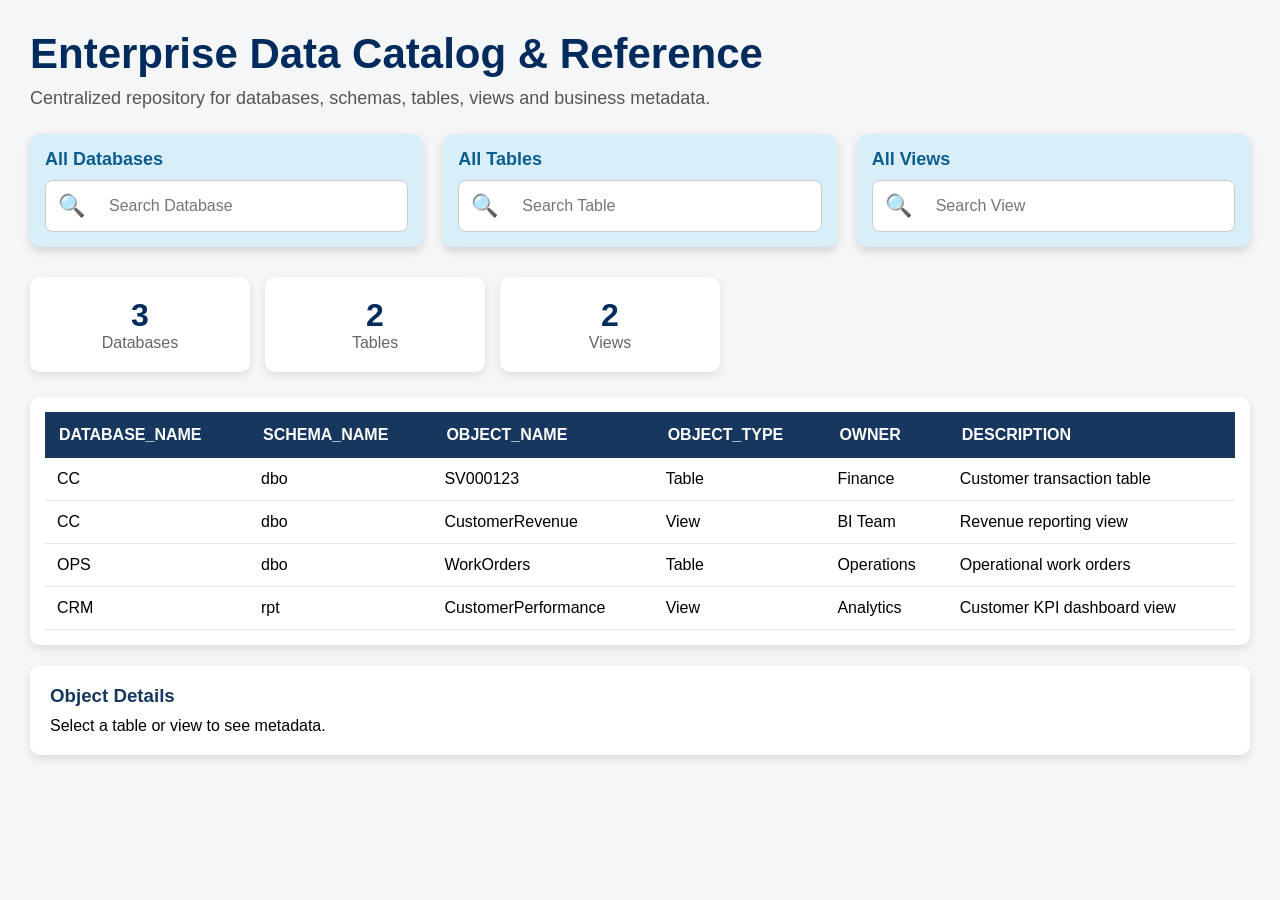
<file: DBexplorer/home.html>
<!DOCTYPE html>
<html lang="en">
<head>
<meta charset="UTF-8">
<meta name="viewport" content="width=device-width, initial-scale=1.0">
<title>Enterprise Data Catalog</title>

<style>

*{
    margin:0;
    padding:0;
    box-sizing:border-box;
    font-family:"Segoe UI",sans-serif;
}

body{
    padding:30px;
    background:#f4f6f8;
}

.header{
    margin-bottom:25px;
}

.header h1{
    font-size:42px;
    color:#002b5c;
    margin-bottom:10px;
}

.header p{
    font-size:18px;
    color:#555;
}

/* Search Area */

.search-container{
    display:grid;
    grid-template-columns:repeat(3,1fr);
    gap:20px;
    margin-bottom:30px;
}

.search-box{
    background:#d8eef8;
    border-radius:10px;
    padding:15px;
    box-shadow:0 4px 10px rgba(0,0,0,0.15);
}

.search-box label{
    display:block;
    font-weight:600;
    color:#0d5d8e;
    margin-bottom:10px;
    font-size:18px;
}

.search-input{
    display:flex;
    align-items:center;
    background:#fff;
    border-radius:8px;
    overflow:hidden;
    border:1px solid #ccc;
}

.search-icon{
    padding:12px;
    font-size:22px;
    color:#999;
}

.search-input input{
    border:none;
    outline:none;
    width:100%;
    padding:12px;
    font-size:16px;
}

/* Stats */

.stats{
    display:flex;
    gap:15px;
    margin-bottom:25px;
}

.stat-card{
    background:white;
    width:220px;
    padding:20px;
    border-radius:10px;
    text-align:center;
    box-shadow:0 3px 8px rgba(0,0,0,.1);
}

.stat-card h2{
    color:#002b5c;
    font-size:32px;
}

.stat-card span{
    color:#666;
}

/* Table */

.table-container{
    background:white;
    padding:15px;
    border-radius:10px;
    box-shadow:0 4px 10px rgba(0,0,0,0.1);
    overflow:auto;
}

table{
    width:100%;
    border-collapse:collapse;
}

thead{
    background:#17375E;
    color:white;
}

th{
    padding:14px;
    text-align:left;
}

td{
    padding:12px;
    border-bottom:1px solid #e5e5e5;
}

tbody tr:hover{
    background:#f0f7ff;
    cursor:pointer;
}

/* Details */

.details{
    margin-top:20px;
    background:white;
    padding:20px;
    border-radius:10px;
    box-shadow:0 4px 10px rgba(0,0,0,.1);
}

.details h3{
    color:#17375E;
    margin-bottom:10px;
}

@media(max-width:900px){

.search-container{
    grid-template-columns:1fr;
}

.stats{
    flex-direction:column;
}

.stat-card{
    width:100%;
}

}

</style>
</head>

<body>

<div class="header">
    <h1>Enterprise Data Catalog & Reference</h1>
    <p>
        Centralized repository for databases, schemas, tables,
        views and business metadata.
    </p>
</div>

<div class="search-container">

    <div class="search-box">
        <label>All Databases</label>
        <div class="search-input">
            <span class="search-icon">🔍</span>
            <input type="text" id="databaseSearch"
                placeholder="Search Database">
        </div>
    </div>

    <div class="search-box">
        <label>All Tables</label>
        <div class="search-input">
            <span class="search-icon">🔍</span>
            <input type="text" id="tableSearch"
                placeholder="Search Table">
        </div>
    </div>

    <div class="search-box">
        <label>All Views</label>
        <div class="search-input">
            <span class="search-icon">🔍</span>
            <input type="text" id="viewSearch"
                placeholder="Search View">
        </div>
    </div>

</div>

<div class="stats">

    <div class="stat-card">
        <h2 id="dbCount">0</h2>
        <span>Databases</span>
    </div>

    <div class="stat-card">
        <h2 id="tableCount">0</h2>
        <span>Tables</span>
    </div>

    <div class="stat-card">
        <h2 id="viewCount">0</h2>
        <span>Views</span>
    </div>

</div>

<div class="table-container">

<table id="catalogTable">

<thead>
<tr>
<th>DATABASE_NAME</th>
<th>SCHEMA_NAME</th>
<th>OBJECT_NAME</th>
<th>OBJECT_TYPE</th>
<th>OWNER</th>
<th>DESCRIPTION</th>
</tr>
</thead>

<tbody></tbody>

</table>

</div>

<div class="details">

<h3>Object Details</h3>

<div id="objectDetails">
Select a table or view to see metadata.
</div>

</div>


<script>

/************************************
 SAMPLE DATA
 Replace with API or JSON source
************************************/

const catalog = [

{
database:"CC",
schema:"dbo",
object:"SV000123",
type:"Table",
owner:"Finance",
description:"Customer transaction table"
},

{
database:"CC",
schema:"dbo",
object:"CustomerRevenue",
type:"View",
owner:"BI Team",
description:"Revenue reporting view"
},

{
database:"OPS",
schema:"dbo",
object:"WorkOrders",
type:"Table",
owner:"Operations",
description:"Operational work orders"
},

{
database:"CRM",
schema:"rpt",
object:"CustomerPerformance",
type:"View",
owner:"Analytics",
description:"Customer KPI dashboard view"
}

];


function updateMetrics(){

    document.getElementById("dbCount").innerHTML =
    [...new Set(catalog.map(x=>x.database))].length;

    document.getElementById("tableCount").innerHTML =
    catalog.filter(x=>x.type==="Table").length;

    document.getElementById("viewCount").innerHTML =
    catalog.filter(x=>x.type==="View").length;
}

function loadTable(data){

    let tbody =
    document.querySelector("#catalogTable tbody");

    tbody.innerHTML = "";

    data.forEach(item=>{

        let row = document.createElement("tr");

        row.innerHTML = `
        <td>${item.database}</td>
        <td>${item.schema}</td>
        <td>${item.object}</td>
        <td>${item.type}</td>
        <td>${item.owner}</td>
        <td>${item.description}</td>
        `;

        row.addEventListener("click",()=>{

            document.getElementById(
                "objectDetails"
            ).innerHTML = `

            <b>Database:</b> ${item.database}<br><br>

            <b>Schema:</b> ${item.schema}<br><br>

            <b>Object Name:</b> ${item.object}<br><br>

            <b>Object Type:</b> ${item.type}<br><br>

            <b>Owner:</b> ${item.owner}<br><br>

            <b>Description:</b> ${item.description}

            `;
        });

        tbody.appendChild(row);

    });

}


function filterCatalog(){

    let db =
    document.getElementById("databaseSearch")
    .value.toLowerCase();

    let tbl =
    document.getElementById("tableSearch")
    .value.toLowerCase();

    let vw =
    document.getElementById("viewSearch")
    .value.toLowerCase();

    let filtered = catalog.filter(item=>{

        let matchDB =
        item.database.toLowerCase().includes(db);

        let matchTable =
        item.type === "Table"
        ? item.object.toLowerCase().includes(tbl)
        : true;

        let matchView =
        item.type === "View"
        ? item.object.toLowerCase().includes(vw)
        : true;

        return matchDB && matchTable && matchView;

    });

    loadTable(filtered);
}

document
.getElementById("databaseSearch")
.addEventListener("keyup",filterCatalog);

document
.getElementById("tableSearch")
.addEventListener("keyup",filterCatalog);

document
.getElementById("viewSearch")
.addEventListener("keyup",filterCatalog);

updateMetrics();
loadTable(catalog);

</script>

</body>
</html>
</file>
